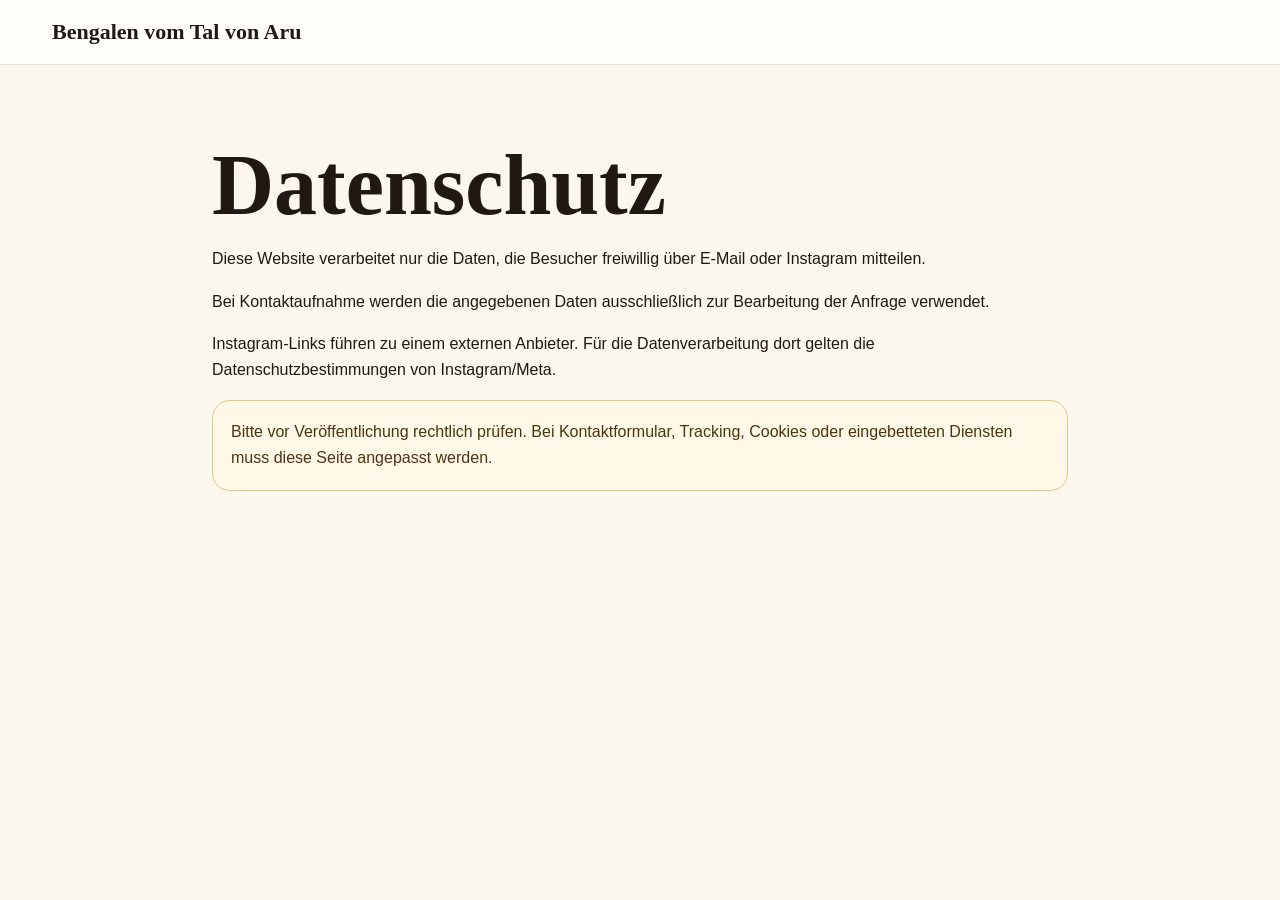
<file: datenschutz.html>
<!doctype html><html lang="de"><head><meta charset="utf-8"><meta name="viewport" content="width=device-width,initial-scale=1"><title>Datenschutz · Bengalen vom Tal von Aru</title><link rel="stylesheet" href="style.css"></head><body><header class="top"><nav class="nav"><a class="brand" href="index.html">Bengalen vom Tal von Aru</a></nav></header><main class="section legal"><h1>Datenschutz</h1><p>Diese Website verarbeitet nur die Daten, die Besucher freiwillig über E-Mail oder Instagram mitteilen.</p><p>Bei Kontaktaufnahme werden die angegebenen Daten ausschließlich zur Bearbeitung der Anfrage verwendet.</p><p>Instagram-Links führen zu einem externen Anbieter. Für die Datenverarbeitung dort gelten die Datenschutzbestimmungen von Instagram/Meta.</p><div class="alert">Bitte vor Veröffentlichung rechtlich prüfen. Bei Kontaktformular, Tracking, Cookies oder eingebetteten Diensten muss diese Seite angepasst werden.</div></main></body></html>
</file>
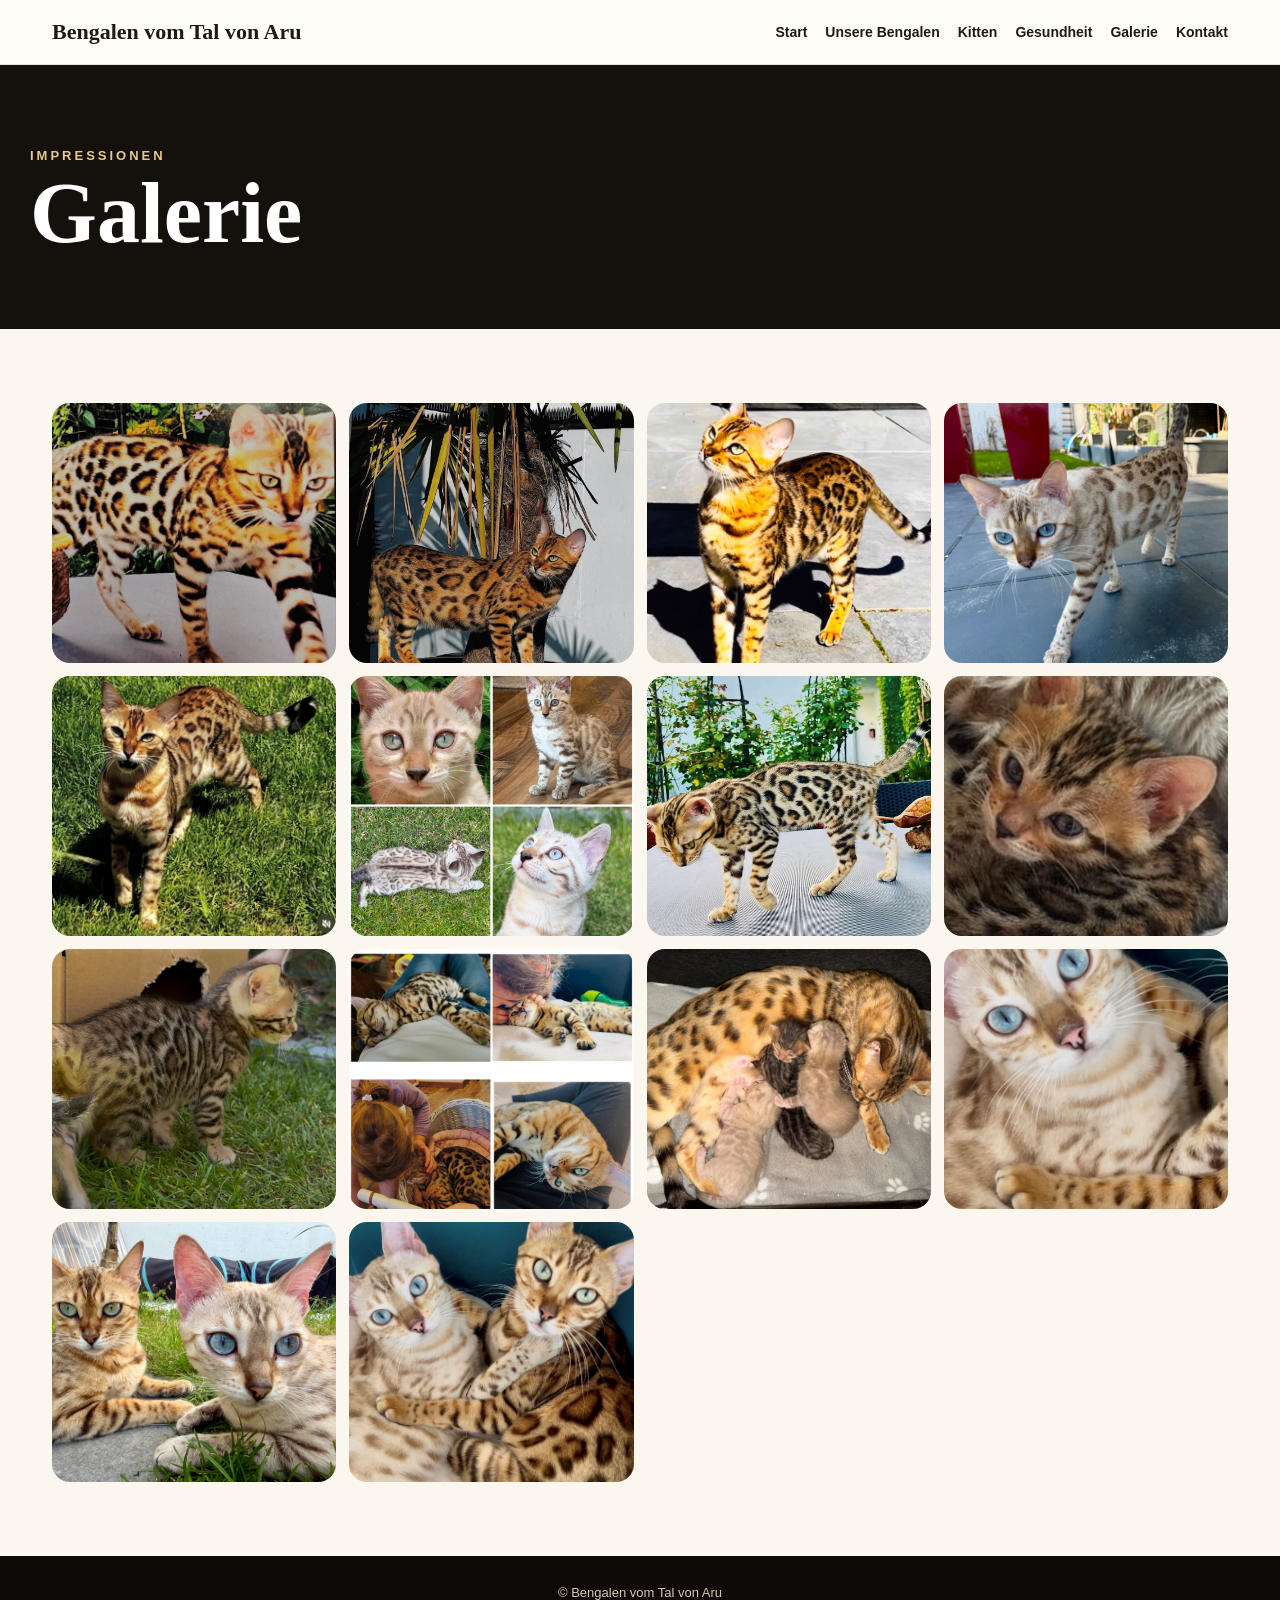
<file: galerie.html>
<!doctype html><html lang="de"><head><meta charset="utf-8"><meta name="viewport" content="width=device-width,initial-scale=1"><title>Galerie · Bengalen vom Tal von Aru</title><link rel="stylesheet" href="style.css"></head><body><header class="top"><nav class="nav"><a class="brand" href="index.html">Bengalen vom Tal von Aru</a><div class="menu"><a href="index.html">Start</a><a href="unsere-bengalen.html">Unsere Bengalen</a><a href="kitten.html">Kitten</a><a href="gesundheit.html">Gesundheit</a><a href="galerie.html">Galerie</a><a href="kontakt.html">Kontakt</a></div></nav></header><section class="page-hero"><div class="inner"><div class="eyebrow">Impressionen</div><h1>Galerie</h1></div></section><main class="section"><div class="gallery"><img src="hero.jpeg"><img src="nuna1.jpeg"><img src="nuna2.jpeg"><img src="sheela1.jpeg"><img src="sheela2.jpeg"><img src="norelie1.jpeg"><img src="norelie2.jpeg"><img src="nikita1.jpeg"><img src="nikita2.jpeg"><img src="gallery1.jpeg"><img src="gallery2.jpeg"><img src="gallery3.jpeg"><img src="gallery4.jpeg"><img src="/family.jpeg"></div></main><footer class="footer">© Bengalen vom Tal von Aru</footer></body></html>
</file>
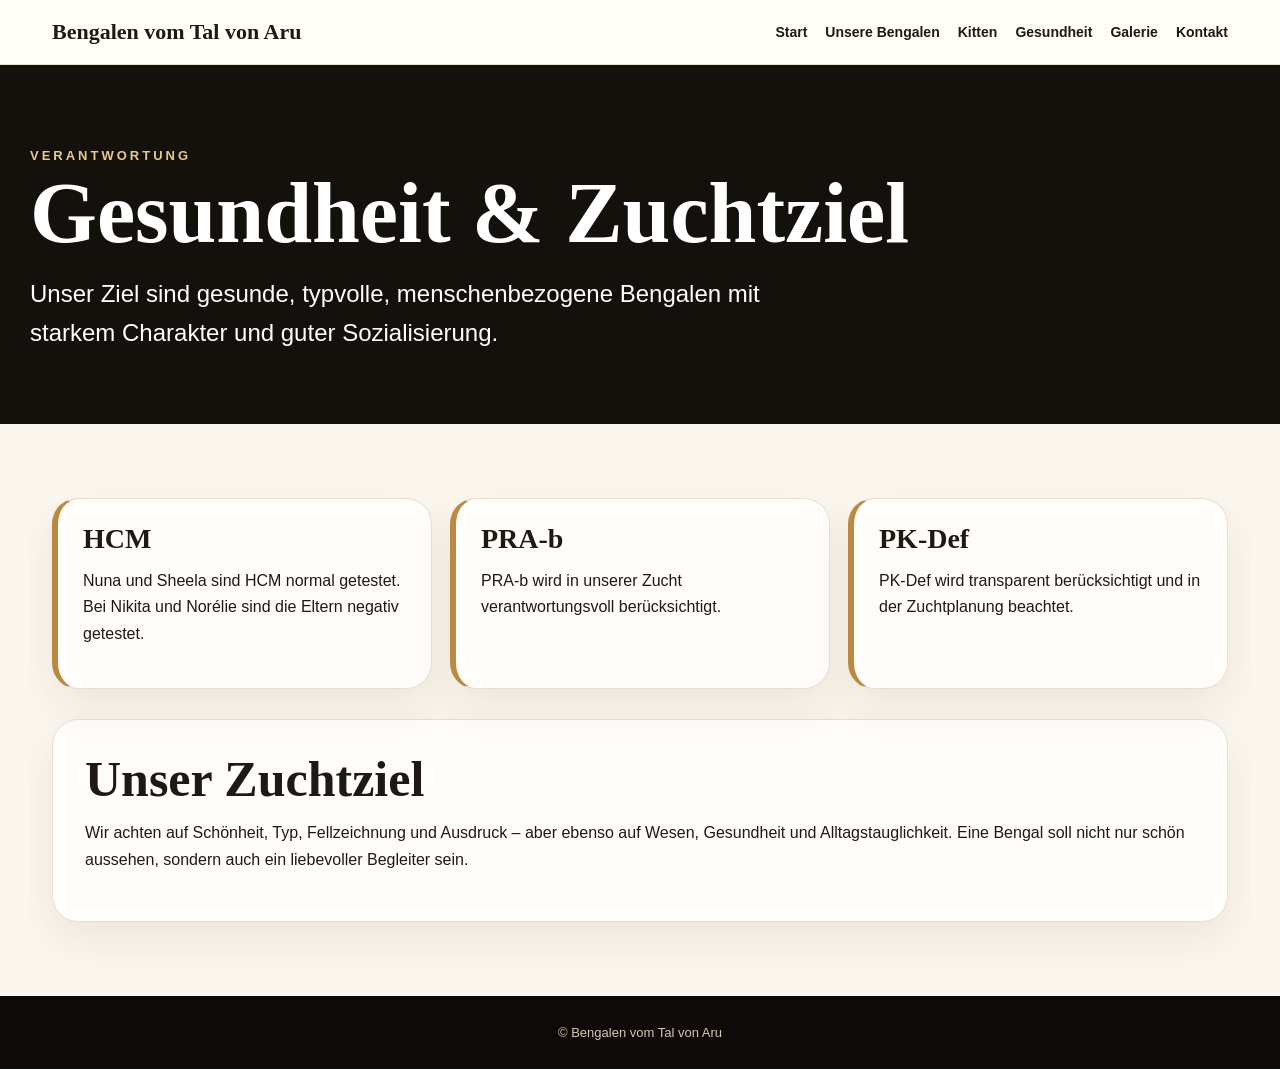
<file: gesundheit.html>
<!doctype html><html lang="de"><head><meta charset="utf-8"><meta name="viewport" content="width=device-width,initial-scale=1"><title>Gesundheit · Bengalen vom Tal von Aru</title><link rel="stylesheet" href="style.css"></head><body><header class="top"><nav class="nav"><a class="brand" href="index.html">Bengalen vom Tal von Aru</a><div class="menu"><a href="index.html">Start</a><a href="unsere-bengalen.html">Unsere Bengalen</a><a href="kitten.html">Kitten</a><a href="gesundheit.html">Gesundheit</a><a href="galerie.html">Galerie</a><a href="kontakt.html">Kontakt</a></div></nav></header><section class="page-hero"><div class="inner"><div class="eyebrow">Verantwortung</div><h1>Gesundheit & Zuchtziel</h1><p class="lead">Unser Ziel sind gesunde, typvolle, menschenbezogene Bengalen mit starkem Charakter und guter Sozialisierung.</p></div></section><main class="section"><div class="health"><div class="note"><h3>HCM</h3><p>Nuna und Sheela sind HCM normal getestet. Bei Nikita und Norélie sind die Eltern negativ getestet.</p></div><div class="note"><h3>PRA-b</h3><p>PRA-b wird in unserer Zucht verantwortungsvoll berücksichtigt.</p></div><div class="note"><h3>PK-Def</h3><p>PK-Def wird transparent berücksichtigt und in der Zuchtplanung beachtet.</p></div></div><div class="card" style="margin-top:30px"><h2>Unser Zuchtziel</h2><p>Wir achten auf Schönheit, Typ, Fellzeichnung und Ausdruck – aber ebenso auf Wesen, Gesundheit und Alltagstauglichkeit. Eine Bengal soll nicht nur schön aussehen, sondern auch ein liebevoller Begleiter sein.</p></div></main><footer class="footer">© Bengalen vom Tal von Aru</footer></body></html>
</file>
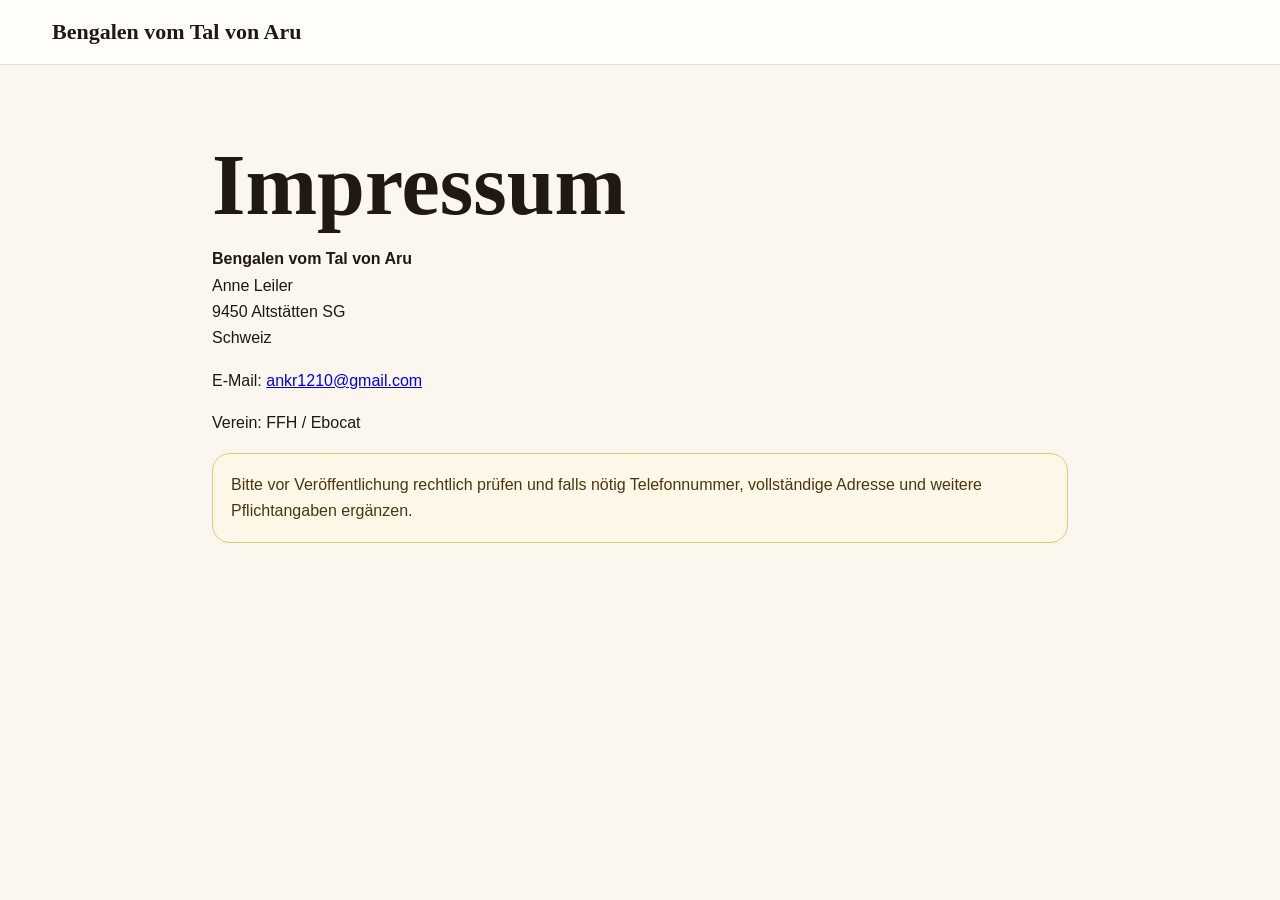
<file: impressum.html>
<!doctype html><html lang="de"><head><meta charset="utf-8"><meta name="viewport" content="width=device-width,initial-scale=1"><title>Impressum · Bengalen vom Tal von Aru</title><link rel="stylesheet" href="style.css"></head><body><header class="top"><nav class="nav"><a class="brand" href="index.html">Bengalen vom Tal von Aru</a></nav></header><main class="section legal"><h1>Impressum</h1><p><strong>Bengalen vom Tal von Aru</strong><br>Anne Leiler<br>9450 Altstätten SG<br>Schweiz</p><p>E-Mail: <a href="mailto:ankr1210@gmail.com">ankr1210@gmail.com</a></p><p>Verein: FFH / Ebocat</p><div class="alert">Bitte vor Veröffentlichung rechtlich prüfen und falls nötig Telefonnummer, vollständige Adresse und weitere Pflichtangaben ergänzen.</div></main></body></html>
</file>
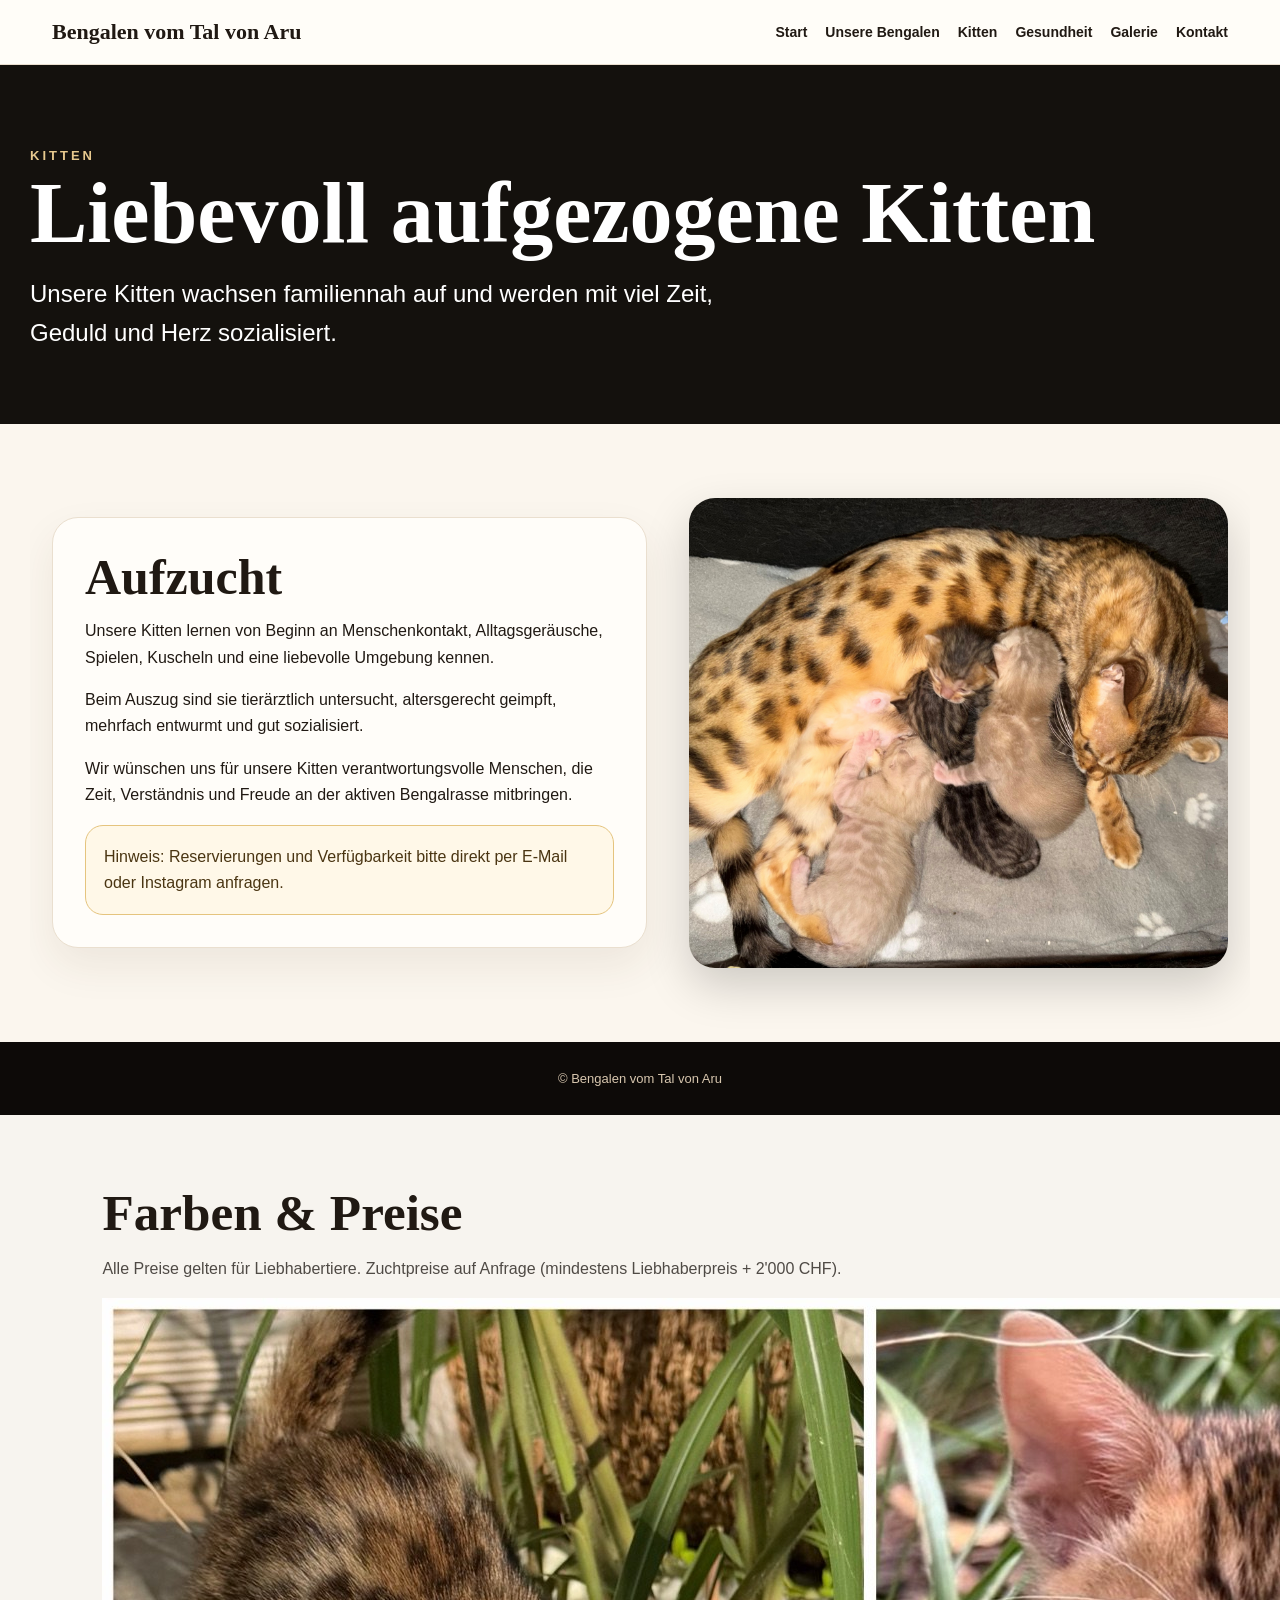
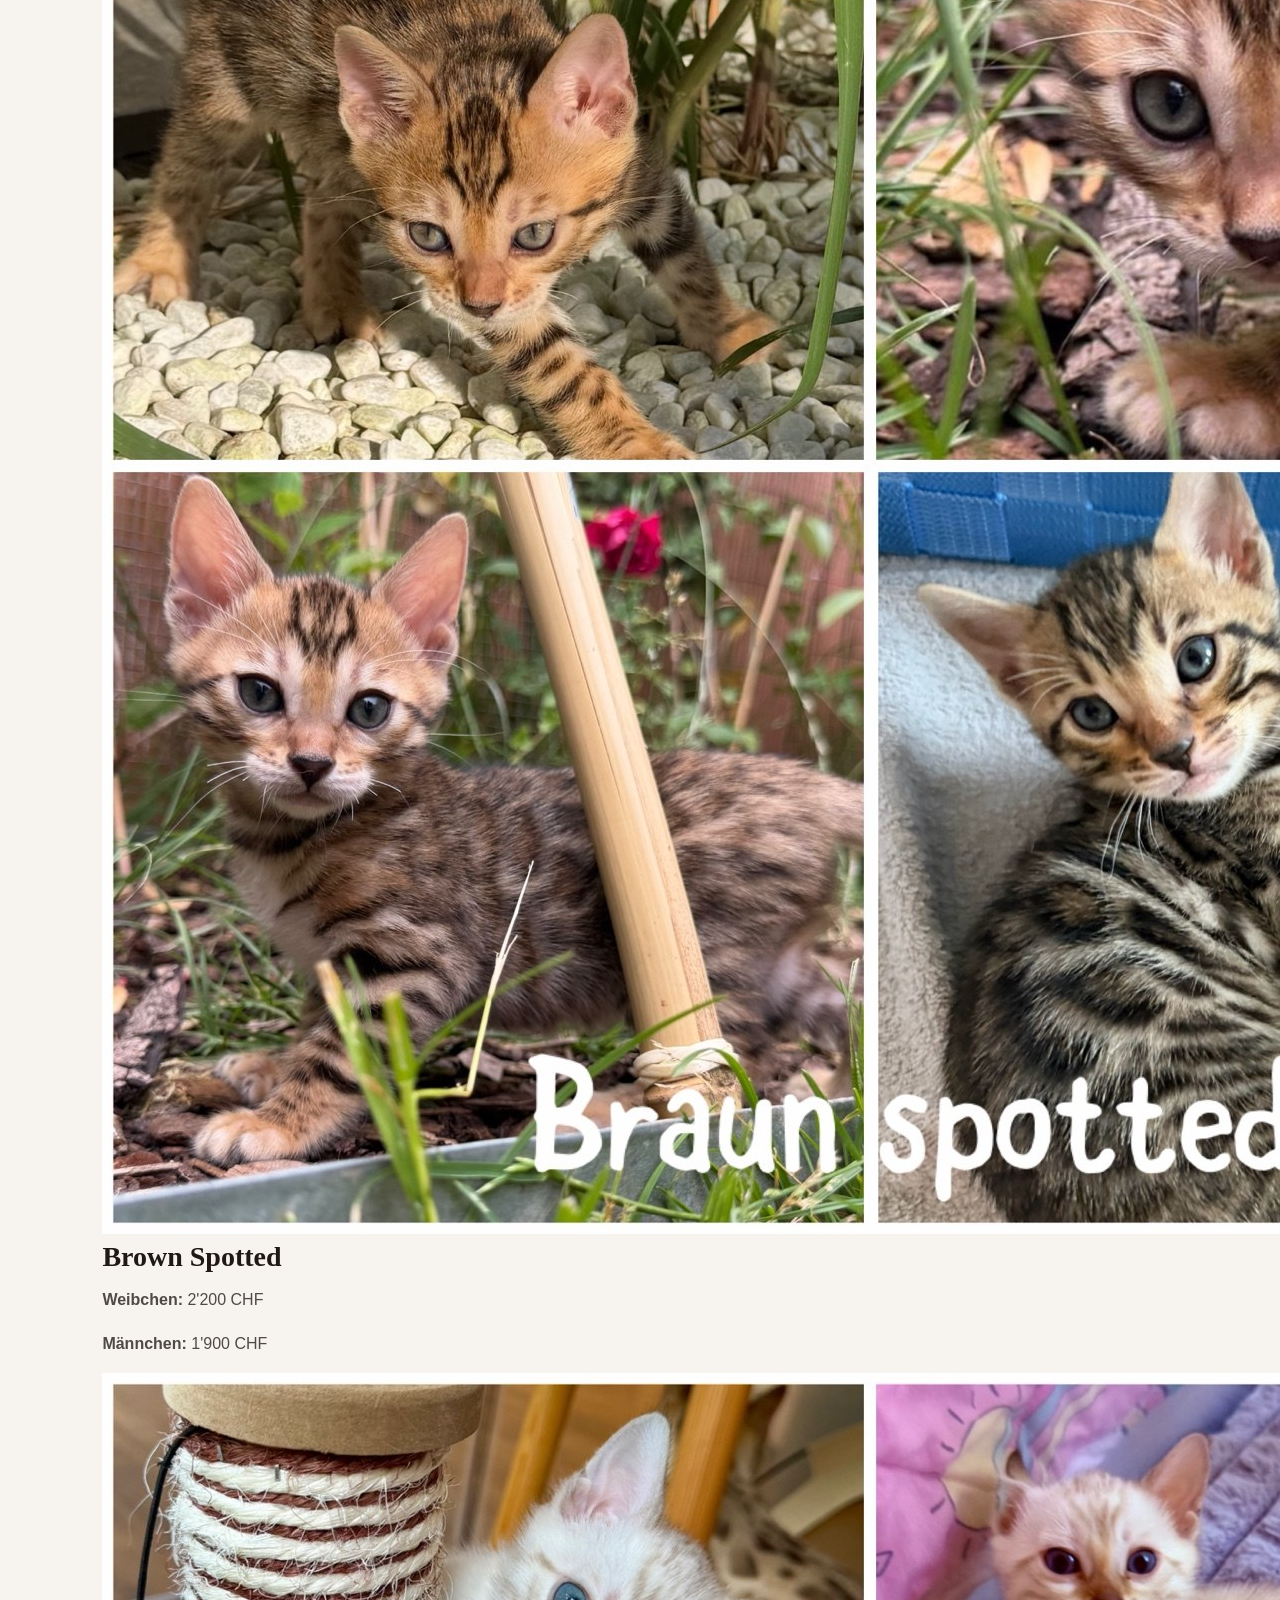
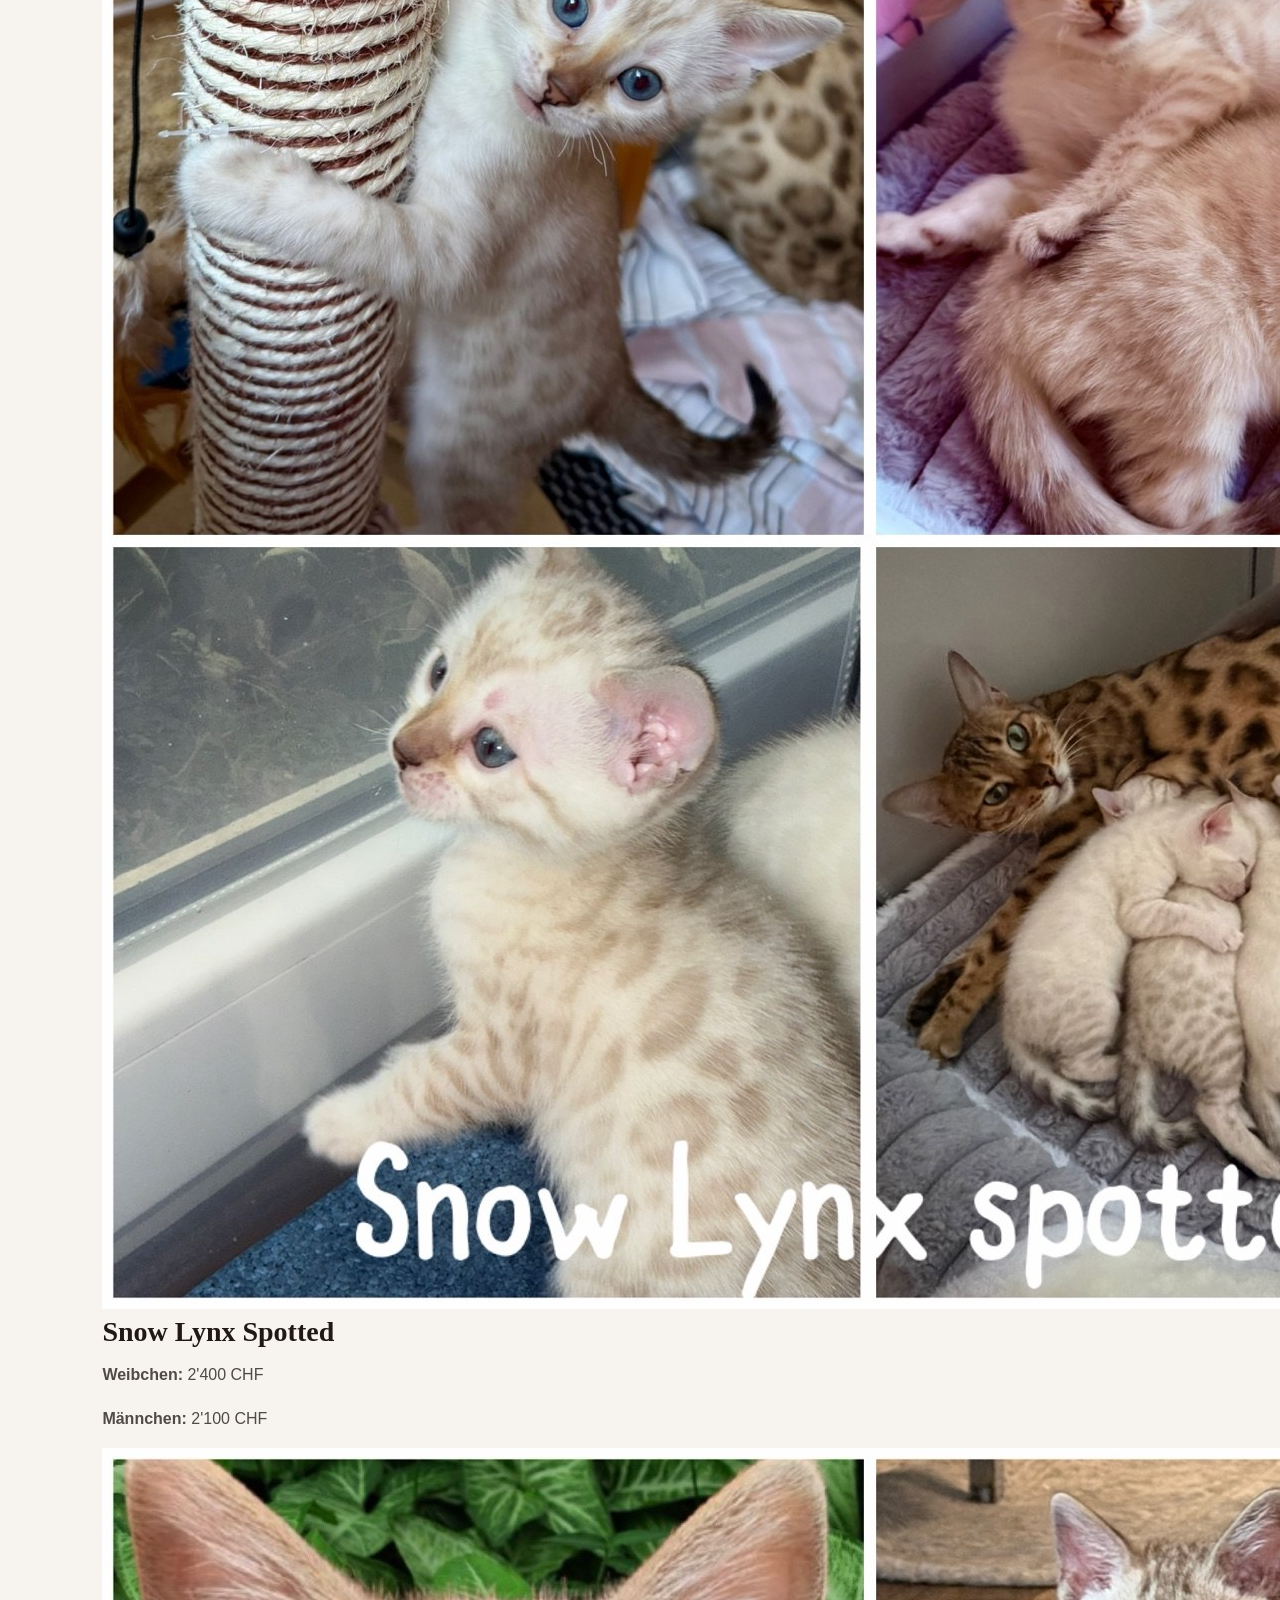
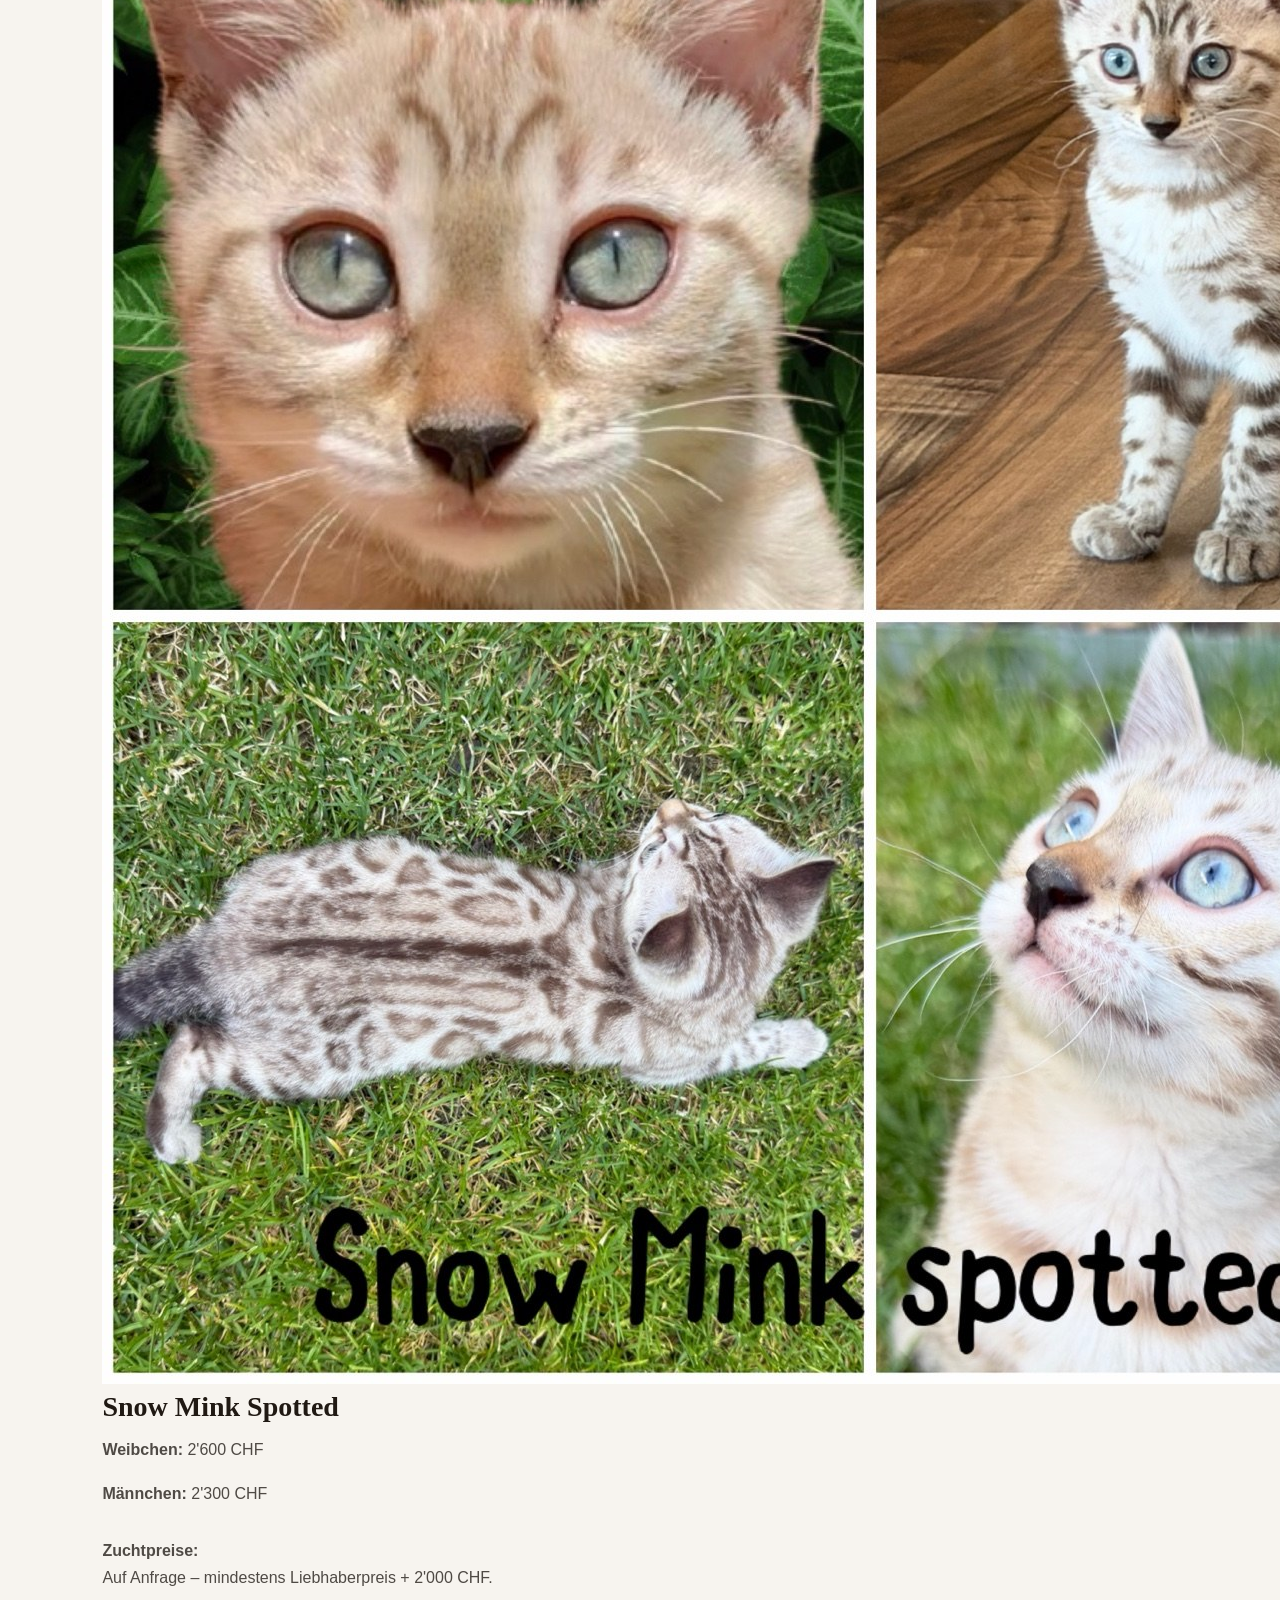
<file: kitten.html>
<!doctype html><html lang="de"><head><meta charset="utf-8"><meta name="viewport" content="width=device-width,initial-scale=1"><title>Kitten · Bengalen vom Tal von Aru</title><link rel="stylesheet" href="style.css"></head><body><header class="top"><nav class="nav"><a class="brand" href="index.html">Bengalen vom Tal von Aru</a><div class="menu"><a href="index.html">Start</a><a href="unsere-bengalen.html">Unsere Bengalen</a><a href="kitten.html">Kitten</a><a href="gesundheit.html">Gesundheit</a><a href="galerie.html">Galerie</a><a href="kontakt.html">Kontakt</a></div></nav></header><section class="page-hero"><div class="inner"><div class="eyebrow">Kitten</div><h1>Liebevoll aufgezogene Kitten</h1><p class="lead">Unsere Kitten wachsen familiennah auf und werden mit viel Zeit, Geduld und Herz sozialisiert.</p></div></section><main class="section two"><div class="card"><h2>Aufzucht</h2><p>Unsere Kitten lernen von Beginn an Menschenkontakt, Alltagsgeräusche, Spielen, Kuscheln und eine liebevolle Umgebung kennen.</p><p>Beim Auszug sind sie tierärztlich untersucht, altersgerecht geimpft, mehrfach entwurmt und gut sozialisiert.</p><p>Wir wünschen uns für unsere Kitten verantwortungsvolle Menschen, die Zeit, Verständnis und Freude an der aktiven Bengalrasse mitbringen.</p><div class="alert">Hinweis: Reservierungen und Verfügbarkeit bitte direkt per E-Mail oder Instagram anfragen.</div></div><img class="img" src="gallery2.jpeg" alt="Bengal Kitten im Garten"></main><footer class="footer">© Bengalen vom Tal von Aru</footer><section class="kitten-preise">

<h2>Farben & Preise</h2>
<p>Alle Preise gelten für Liebhabertiere. Zuchtpreise auf Anfrage (mindestens Liebhaberpreis + 2'000 CHF).</p>

<div class="kitten-preis-grid">

<div class="kitten-card">
<img src="brown-spotted.jpeg" alt="Brown Spotted">
<h3>Brown Spotted</h3>
<p><strong>Weibchen:</strong> 2'200 CHF</p>
<p><strong>Männchen:</strong> 1'900 CHF</p>
</div>

<div class="kitten-card">
<img src="snow-lynx-spotted.jpeg" alt="Snow Lynx Spotted">
<h3>Snow Lynx Spotted</h3>
<p><strong>Weibchen:</strong> 2'400 CHF</p>
<p><strong>Männchen:</strong> 2'100 CHF</p>
</div>

<div class="kitten-card">
<img src="snow-mink-spotted.jpeg" alt="Snow Mink Spotted">
<h3>Snow Mink Spotted</h3>
<p><strong>Weibchen:</strong> 2'600 CHF</p>
<p><strong>Männchen:</strong> 2'300 CHF</p>
</div>

</div>

<p style="margin-top:30px;">
<strong>Zuchtpreise:</strong><br>
Auf Anfrage – mindestens Liebhaberpreis + 2'000 CHF.
</p>

</section>
</body></html>
</file>
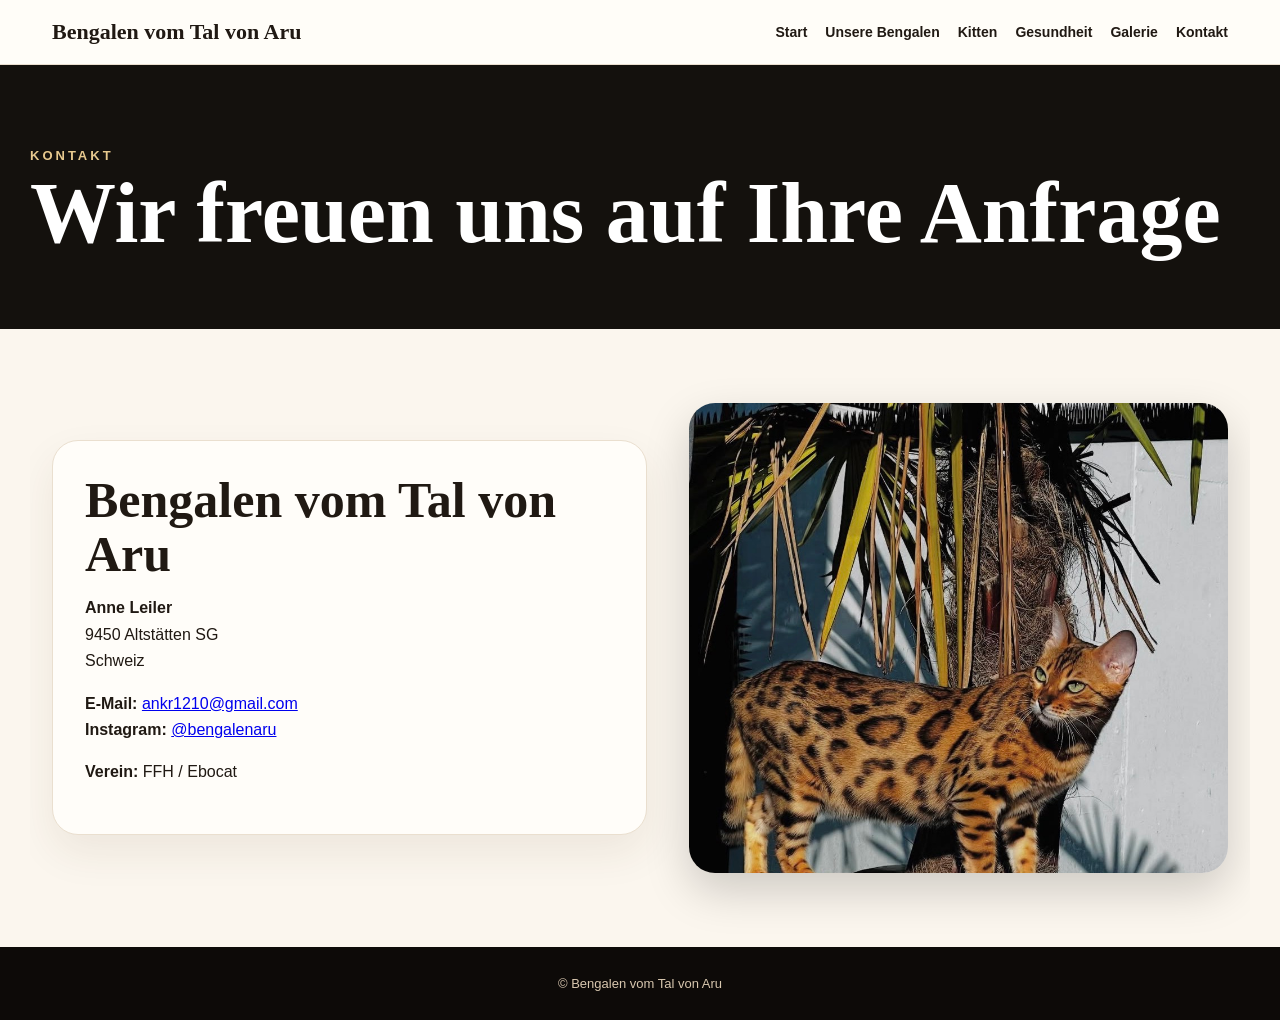
<file: kontakt.html>
<!doctype html><html lang="de"><head><meta charset="utf-8"><meta name="viewport" content="width=device-width,initial-scale=1"><title>Kontakt · Bengalen vom Tal von Aru</title><link rel="stylesheet" href="style.css"></head><body><header class="top"><nav class="nav"><a class="brand" href="index.html">Bengalen vom Tal von Aru</a><div class="menu"><a href="index.html">Start</a><a href="unsere-bengalen.html">Unsere Bengalen</a><a href="kitten.html">Kitten</a><a href="gesundheit.html">Gesundheit</a><a href="galerie.html">Galerie</a><a href="kontakt.html">Kontakt</a></div></nav></header><section class="page-hero"><div class="inner"><div class="eyebrow">Kontakt</div><h1>Wir freuen uns auf Ihre Anfrage</h1></div></section><main class="section two"><div class="card"><h2>Bengalen vom Tal von Aru</h2><p><strong>Anne Leiler</strong><br>9450 Altstätten SG<br>Schweiz</p><p><strong>E-Mail:</strong> <a href="mailto:ankr1210@gmail.com">ankr1210@gmail.com</a><br><strong>Instagram:</strong> <a href="https://www.instagram.com/bengalenaru" target="_blank" rel="noopener">@bengalenaru</a></p><p><strong>Verein:</strong> FFH / Ebocat</p></div><img class="img" src="nuna1.jpeg" alt="Bengalkatze"></main><footer class="footer">© Bengalen vom Tal von Aru</footer></body></html>
</file>
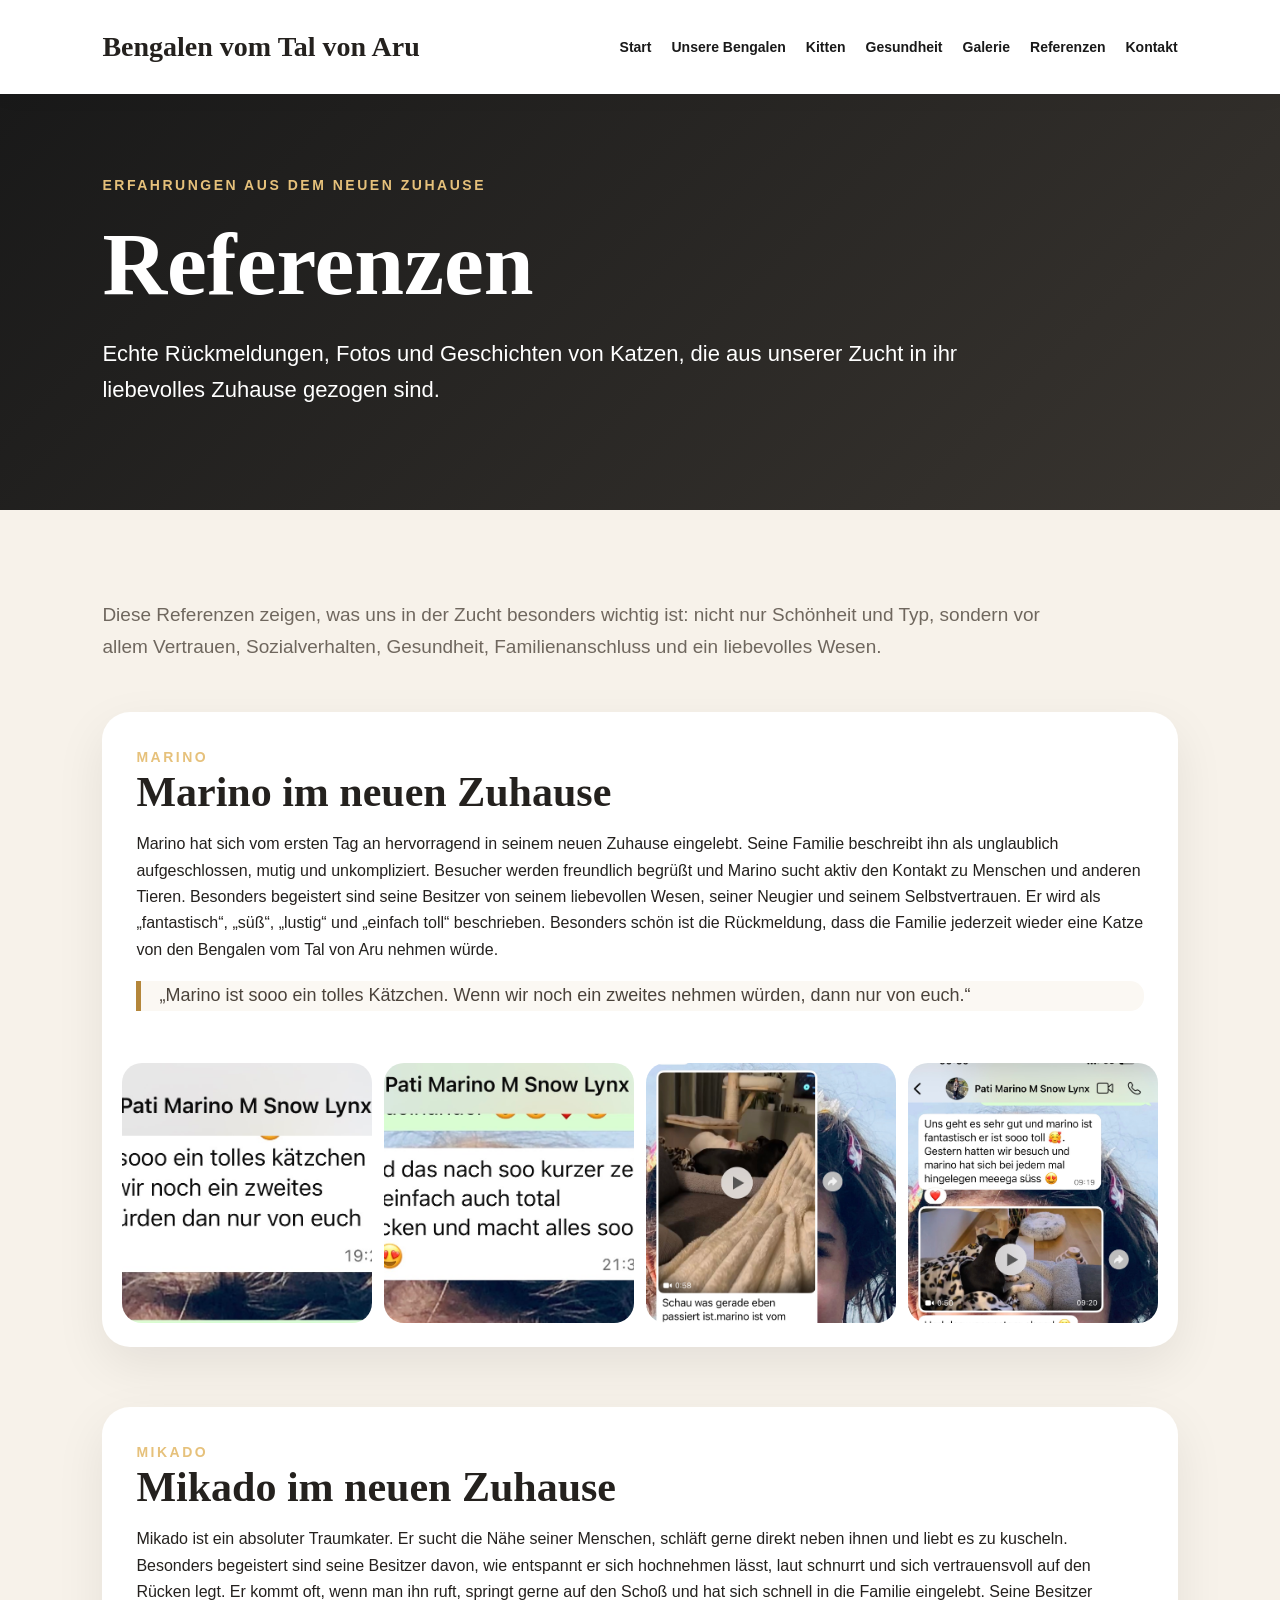
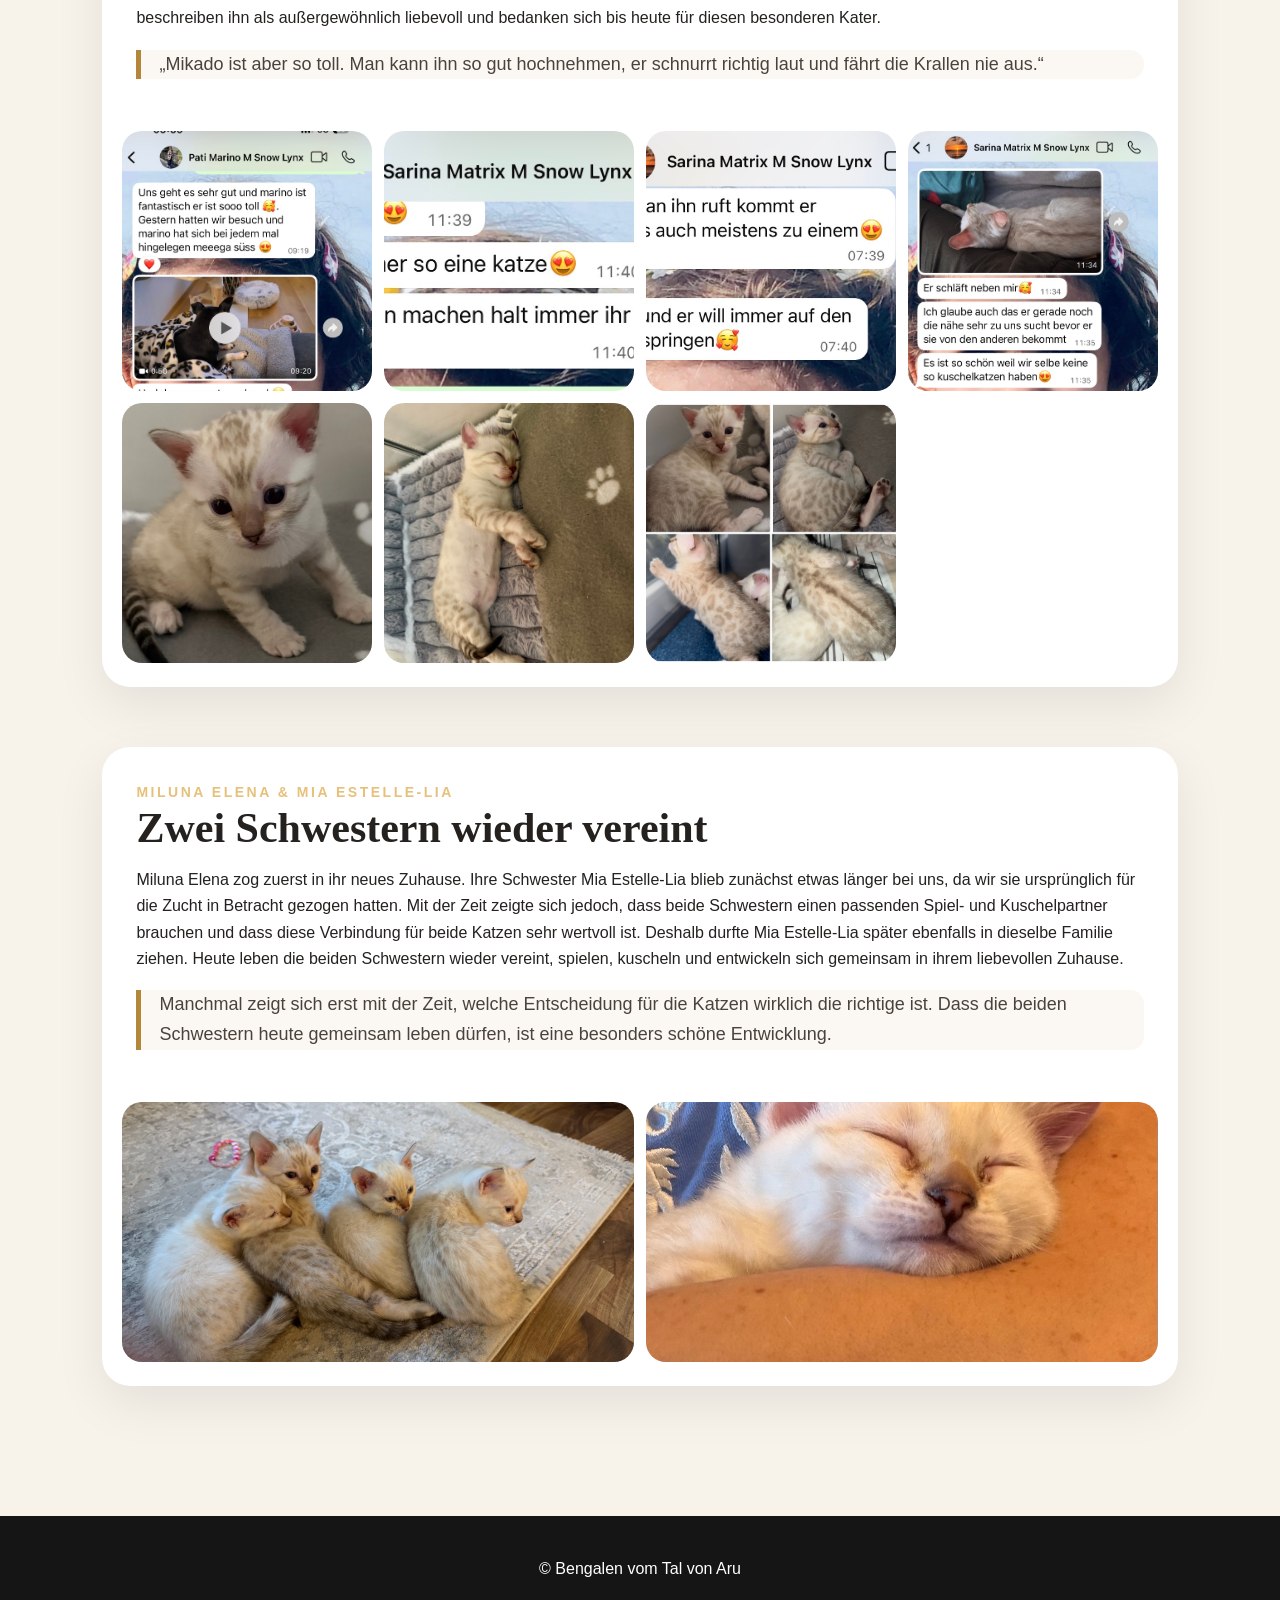
<file: referenzen.html>
<!doctype html>
<html lang="de">
<head>
<meta charset="utf-8">
<meta name="viewport" content="width=device-width, initial-scale=1">
<title>Referenzen | Bengalen vom Tal von Aru</title>
<meta name="description" content="Echte Rückmeldungen und Fotos aus den neuen Zuhause unserer Bengalkatzen.">
<style>
:root{--dark:#151515;--gold:#b4863a;--cream:#f7f2ea;--text:#24211e;--muted:#6f675e;}
*{box-sizing:border-box}body{margin:0;font-family:Arial,Helvetica,sans-serif;background:var(--cream);color:var(--text);line-height:1.65}
header{background:#fff;padding:24px 8%;display:flex;justify-content:space-between;align-items:center;gap:24px;position:sticky;top:0;z-index:5;box-shadow:0 2px 20px rgba(0,0,0,.05)}
.logo{font-family:Georgia,serif;font-size:28px;font-weight:700}nav{display:flex;gap:20px;flex-wrap:wrap}nav a{color:#191919;text-decoration:none;font-weight:700;font-size:14px}
.hero{background:linear-gradient(135deg,#191919,#393530);color:white;padding:80px 8%}.kicker{color:#e6c17b;text-transform:uppercase;letter-spacing:.18em;font-weight:800;font-size:14px}h1,h2,h3{font-family:Georgia,serif;line-height:1.1}h1{font-size:clamp(42px,7vw,90px);margin:.2em 0}.hero p{font-size:22px;max-width:900px}
main{padding:70px 8%}.intro{max-width:950px;margin-bottom:50px;font-size:19px;color:var(--muted)}
.card{background:white;border-radius:28px;overflow:hidden;margin:0 0 60px;box-shadow:0 18px 50px rgba(0,0,0,.08)}.content{padding:34px}.content h2{font-size:42px;margin:0 0 14px}.quote{border-left:5px solid var(--gold);padding-left:18px;color:#4b433b;font-size:18px;background:#fbf8f3;border-radius:0 14px 14px 0}
.gallery{display:grid;grid-template-columns:repeat(auto-fit,minmax(220px,1fr));gap:12px;padding:0 20px 24px}.gallery img{width:100%;height:260px;object-fit:cover;border-radius:20px;background:#eee}
footer{padding:40px 8%;background:#151515;color:white;text-align:center}
@media(max-width:700px){header{display:block}nav{margin-top:12px}.content h2{font-size:32px}.gallery img{height:220px}}
</style>
</head>
<body>
<header><div class="logo">Bengalen vom Tal von Aru</div><nav><a href="index.html">Start</a><a href="unsere-bengalen.html">Unsere Bengalen</a><a href="kitten.html">Kitten</a><a href="gesundheit.html">Gesundheit</a><a href="galerie.html">Galerie</a><a href="referenzen.html">Referenzen</a><a href="kontakt.html">Kontakt</a></nav></header>
<section class="hero"><div class="kicker">Erfahrungen aus dem neuen Zuhause</div><h1>Referenzen</h1><p>Echte Rückmeldungen, Fotos und Geschichten von Katzen, die aus unserer Zucht in ihr liebevolles Zuhause gezogen sind.</p></section>
<main>
<p class="intro">Diese Referenzen zeigen, was uns in der Zucht besonders wichtig ist: nicht nur Schönheit und Typ, sondern vor allem Vertrauen, Sozialverhalten, Gesundheit, Familienanschluss und ein liebevolles Wesen.</p>
<section class="card" id="marino"><div class="content"><div class="kicker">Marino</div><h2>Marino im neuen Zuhause</h2><p>Marino hat sich vom ersten Tag an hervorragend in seinem neuen Zuhause eingelebt. Seine Familie beschreibt ihn als unglaublich aufgeschlossen, mutig und unkompliziert. Besucher werden freundlich begrüßt und Marino sucht aktiv den Kontakt zu Menschen und anderen Tieren. Besonders begeistert sind seine Besitzer von seinem liebevollen Wesen, seiner Neugier und seinem Selbstvertrauen. Er wird als „fantastisch“, „süß“, „lustig“ und „einfach toll“ beschrieben. Besonders schön ist die Rückmeldung, dass die Familie jederzeit wieder eine Katze von den Bengalen vom Tal von Aru nehmen würde.</p><p class="quote">„Marino ist sooo ein tolles Kätzchen. Wenn wir noch ein zweites nehmen würden, dann nur von euch.“</p></div><div class="gallery"><img src="marino-01.jpeg" alt="Referenzfoto">
<img src="marino-02.jpeg" alt="Referenzfoto">
<img src="marino-03.jpeg" alt="Referenzfoto">
<img src="marino-04.jpeg" alt="Referenzfoto">
</div></section>
<section class="card" id="mikado"><div class="content"><div class="kicker">Mikado</div><h2>Mikado im neuen Zuhause</h2><p>Mikado ist ein absoluter Traumkater. Er sucht die Nähe seiner Menschen, schläft gerne direkt neben ihnen und liebt es zu kuscheln. Besonders begeistert sind seine Besitzer davon, wie entspannt er sich hochnehmen lässt, laut schnurrt und sich vertrauensvoll auf den Rücken legt. Er kommt oft, wenn man ihn ruft, springt gerne auf den Schoß und hat sich schnell in die Familie eingelebt. Seine Besitzer beschreiben ihn als außergewöhnlich liebevoll und bedanken sich bis heute für diesen besonderen Kater.</p><p class="quote">„Mikado ist aber so toll. Man kann ihn so gut hochnehmen, er schnurrt richtig laut und fährt die Krallen nie aus.“</p></div><div class="gallery"><img src="mikado-01.jpeg" alt="Referenzfoto">

<img src="mikado-07.jpeg" alt="Referenzfoto">
<img src="mikado-08.jpeg" alt="Referenzfoto">
<img src="mikado-09.jpeg" alt="Referenzfoto">
<img src="mikado-10.jpeg" alt="Referenzfoto">
<img src="mikado-11.jpeg" alt="Referenzfoto">
<img src="mikado-12.jpeg" alt="Referenzfoto"></div></section>
<section class="card" id="miluna-mia"><div class="content"><div class="kicker">Miluna Elena & Mia Estelle-Lia</div><h2>Zwei Schwestern wieder vereint</h2><p>Miluna Elena zog zuerst in ihr neues Zuhause. Ihre Schwester Mia Estelle-Lia blieb zunächst etwas länger bei uns, da wir sie ursprünglich für die Zucht in Betracht gezogen hatten. Mit der Zeit zeigte sich jedoch, dass beide Schwestern einen passenden Spiel- und Kuschelpartner brauchen und dass diese Verbindung für beide Katzen sehr wertvoll ist. Deshalb durfte Mia Estelle-Lia später ebenfalls in dieselbe Familie ziehen. Heute leben die beiden Schwestern wieder vereint, spielen, kuscheln und entwickeln sich gemeinsam in ihrem liebevollen Zuhause.</p><p class="quote">Manchmal zeigt sich erst mit der Zeit, welche Entscheidung für die Katzen wirklich die richtige ist. Dass die beiden Schwestern heute gemeinsam leben dürfen, ist eine besonders schöne Entwicklung.</p></div><div class="gallery">

<img src="miluna-mia-09.jpeg" alt="Referenzfoto">
<img src="miluna-mia-10.jpeg" alt="Referenzfoto"></div></section>
</main><footer>© Bengalen vom Tal von Aru</footer>
</body></html>
</file>
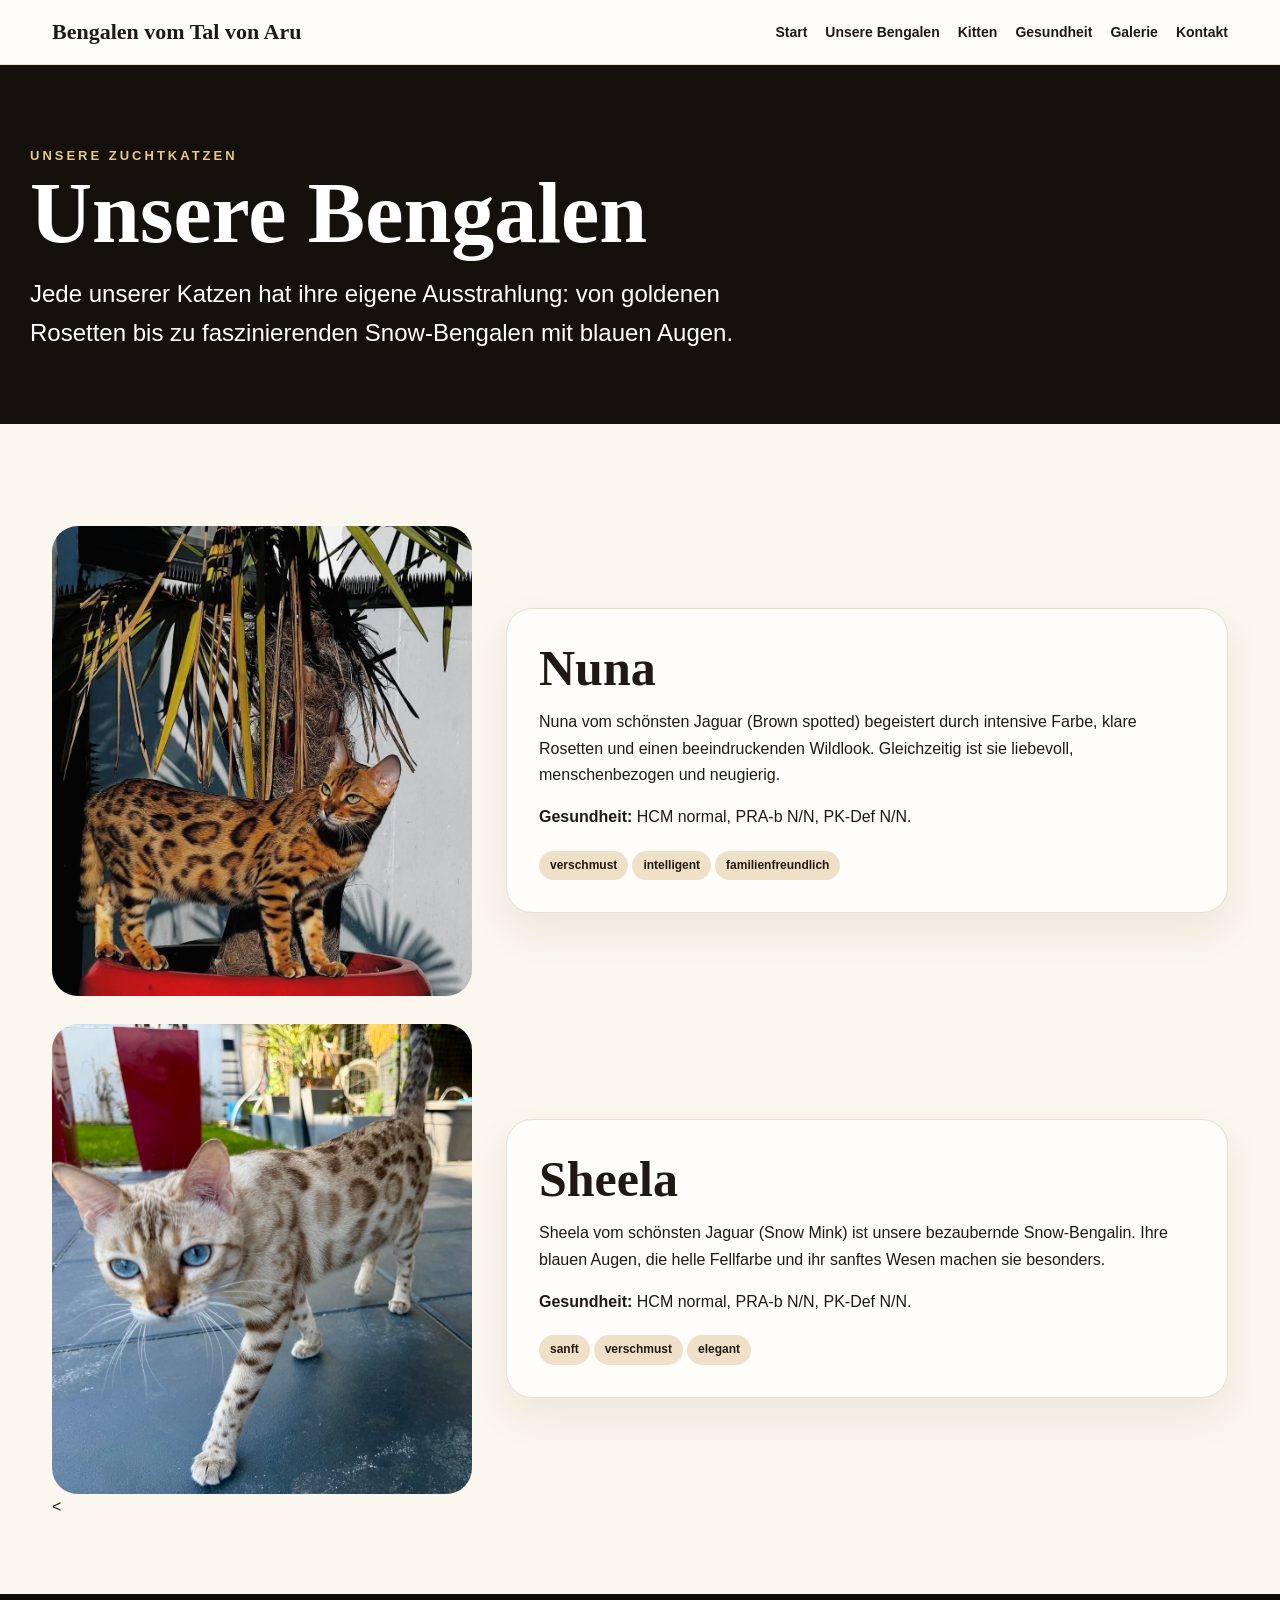
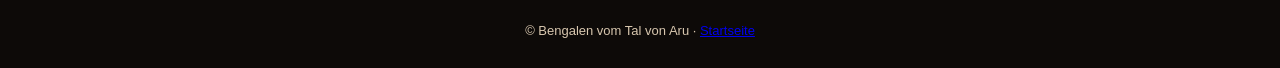
<file: unsere-bengalen.html>
<!doctype html><html lang="de"><head><meta charset="utf-8"><meta name="viewport" content="width=device-width,initial-scale=1"><title>Unsere Bengalen · Bengalen vom Tal von Aru</title><link rel="stylesheet" href="style.css"></head><body><header class="top"><nav class="nav"><a class="brand" href="index.html">Bengalen vom Tal von Aru</a><div class="menu"><a href="index.html">Start</a><a href="unsere-bengalen.html">Unsere Bengalen</a><a href="kitten.html">Kitten</a><a href="gesundheit.html">Gesundheit</a><a href="galerie.html">Galerie</a><a href="kontakt.html">Kontakt</a></div></nav></header><section class="page-hero"><div class="inner"><div class="eyebrow">Unsere Zuchtkatzen</div><h1>Unsere Bengalen</h1><p class="lead">Jede unserer Katzen hat ihre eigene Ausstrahlung: von goldenen Rosetten bis zu faszinierenden Snow-Bengalen mit blauen Augen.</p></div></section><main class="section"><div class="profile"><img src="nuna1.jpeg" alt="Nuna"><div class="card"><h2>Nuna</h2><p>Nuna vom schönsten Jaguar (Brown spotted) begeistert durch intensive Farbe, klare Rosetten und einen beeindruckenden Wildlook. Gleichzeitig ist sie liebevoll, menschenbezogen und neugierig.</p><p><strong>Gesundheit:</strong> HCM normal, PRA-b N/N, PK-Def N/N.</p><span class="tag">verschmust</span><span class="tag">intelligent</span><span class="tag">familienfreundlich</span></div></div><div class="profile"><img src="sheela1.jpeg" alt="Sheela"><div class="card"><h2>Sheela</h2><p>Sheela vom schönsten Jaguar (Snow Mink) ist unsere bezaubernde Snow-Bengalin. Ihre blauen Augen, die helle Fellfarbe und ihr sanftes Wesen machen sie besonders.</p><p><strong>Gesundheit:</strong> HCM normal, PRA-b N/N, PK-Def N/N.</p><span class="tag">sanft</span><span class="tag">verschmust</span><span class="tag">elegant</span></div></div><</div></div></main><footer class="footer">© Bengalen vom Tal von Aru · <a href="index.html">Startseite</a></footer></body></html>
</file>
<file: style.css>
:root{--cream:#fbf6ee;--paper:#fffdf9;--ink:#201913;--muted:#776754;--gold:#b98a42;--gold2:#e7c98e;--line:#eadfcf;--dark:#14110d}*{box-sizing:border-box}html{scroll-behavior:smooth}body{margin:0;background:var(--cream);color:var(--ink);font-family:Inter,Arial,sans-serif;line-height:1.65}h1,h2,h3{font-family:Georgia,serif;line-height:1.08;margin:0 0 14px}h1{font-size:clamp(44px,7vw,86px)}h2{font-size:clamp(30px,4vw,50px)}h3{font-size:28px}p{margin:0 0 16px}.top{position:sticky;top:0;background:rgba(255,253,249,.92);backdrop-filter:blur(10px);z-index:20;border-bottom:1px solid var(--line)}.nav{max-width:1220px;margin:auto;display:flex;justify-content:space-between;align-items:center;padding:14px 22px}.brand{text-decoration:none;color:var(--ink);font-family:Georgia,serif;font-weight:700;font-size:22px}.menu a{text-decoration:none;color:var(--ink);font-weight:700;font-size:14px;margin-left:18px}.hero{min-height:86vh;background:linear-gradient(90deg,rgba(0,0,0,.72),rgba(0,0,0,.18)),url('assets/hero.jpeg') center/cover;display:flex;align-items:center;color:white}.hero .inner{max-width:850px;margin-left:7%;padding:34px}.eyebrow{text-transform:uppercase;letter-spacing:3px;color:var(--gold2);font-weight:800;font-size:13px}.lead{font-size:clamp(18px,2.5vw,24px);max-width:740px}.btns{display:flex;gap:14px;flex-wrap:wrap;margin-top:24px}.btn{border-radius:999px;text-decoration:none;padding:13px 22px;font-weight:800;background:var(--gold);color:white}.btn.alt{background:rgba(255,255,255,.14);border:1px solid rgba(255,255,255,.6)}main{overflow:hidden}.section{max-width:1220px;margin:auto;padding:74px 22px}.two{display:grid;grid-template-columns:1.05fr .95fr;gap:42px;align-items:center}.card,.cat,.note{background:var(--paper);border:1px solid var(--line);border-radius:26px;box-shadow:0 18px 42px rgba(78,52,20,.08)}.card{padding:32px}.img{width:100%;height:470px;object-fit:cover;border-radius:26px;box-shadow:0 18px 45px rgba(0,0,0,.18)}.stats{display:grid;grid-template-columns:repeat(4,1fr);gap:14px;margin-top:26px}.stat{background:rgba(255,255,255,.15);border:1px solid rgba(255,255,255,.3);border-radius:18px;padding:18px}.stat strong{display:block;font-size:24px}.grid{display:grid;grid-template-columns:repeat(4,1fr);gap:20px}.cat{overflow:hidden}.cat img{width:100%;height:290px;object-fit:cover}.cat .pad{padding:22px}.tag{display:inline-block;background:#f0e0c8;border-radius:99px;padding:5px 11px;margin:4px 4px 0 0;font-size:12px;font-weight:700}.split-title{display:flex;justify-content:space-between;gap:20px;align-items:end;margin-bottom:24px}.muted{color:var(--muted)}.profile{display:grid;grid-template-columns:420px 1fr;gap:34px;align-items:center;margin-top:28px}.profile img{width:100%;height:470px;object-fit:cover;border-radius:26px}.health{display:grid;grid-template-columns:repeat(3,1fr);gap:18px}.health .note{padding:25px;border-left:6px solid var(--gold)}.gallery{display:grid;grid-template-columns:repeat(4,1fr);gap:13px}.gallery img{width:100%;height:260px;object-fit:cover;border-radius:18px}.contact{background:var(--dark);color:white}.contact a{color:var(--gold2)}.contact .section{padding-top:60px;padding-bottom:60px}.footer{background:#0d0a08;color:#d8c7af;text-align:center;padding:26px;font-size:13px}.page-hero{background:var(--dark);color:white;padding:80px 22px 55px}.page-hero .inner{max-width:1220px;margin:auto}.legal{max-width:900px}.alert{background:#fff8e8;border:1px solid #e5c47e;border-radius:18px;padding:18px;color:#4a3512}@media(max-width:950px){.menu{display:none}.two,.grid,.profile,.health,.gallery,.stats{grid-template-columns:1fr}.hero .inner{margin:0}.section{padding:48px 18px}.img,.profile img{height:340px}.cat img{height:340px}.gallery img{height:280px}}
/* PREISÜBERSICHT KITTEN */
.kitten-preise{
  padding:70px 8%;
  background:#f7f4ef;
}
.kitten-preise .section-head{
  max-width:850px;
  margin:0 auto 38px;
  text-align:center;
}
.kitten-preise .kicker{
  text-transform:uppercase;
  letter-spacing:.18em;
  color:#b8893b;
  font-weight:700;
  font-size:.82rem;
  margin-bottom:12px;
}
.kitten-preise h2{
  font-family:Georgia, 'Times New Roman', serif;
  font-size:clamp(2rem,4vw,3.4rem);
  margin:0 0 14px;
}
.kitten-preise p{
  color:#4f4a45;
  line-height:1.7;
}
.price-grid{
  display:grid;
  grid-template-columns:repeat(3, minmax(0, 1fr));
  gap:26px;
}
.price-card{
  background:#fff;
  border-radius:24px;
  overflow:hidden;
  box-shadow:0 18px 45px rgba(0,0,0,.08);
}
.price-card img{
  width:100%;
  aspect-ratio:1/1;
  object-fit:cover;
  display:block;
}
.price-content{
  padding:24px;
}
.price-content h3{
  font-family:Georgia, 'Times New Roman', serif;
  font-size:1.65rem;
  margin:0 0 10px;
}
.price-content ul{
  list-style:none;
  padding:0;
  margin:18px 0 0;
}
.price-content li{
  padding:8px 0;
  border-top:1px solid #eee7dd;
}
.breeding-note{
  max-width:850px;
  margin:34px auto 0;
  padding:20px 24px;
  border-radius:18px;
  background:#1f1f1f;
  color:#fff;
  text-align:center;
}
@media (max-width:900px){
  .price-grid{grid-template-columns:1fr;}
}
/* ENDE PREISÜBERSICHT KITTEN */
</file>
